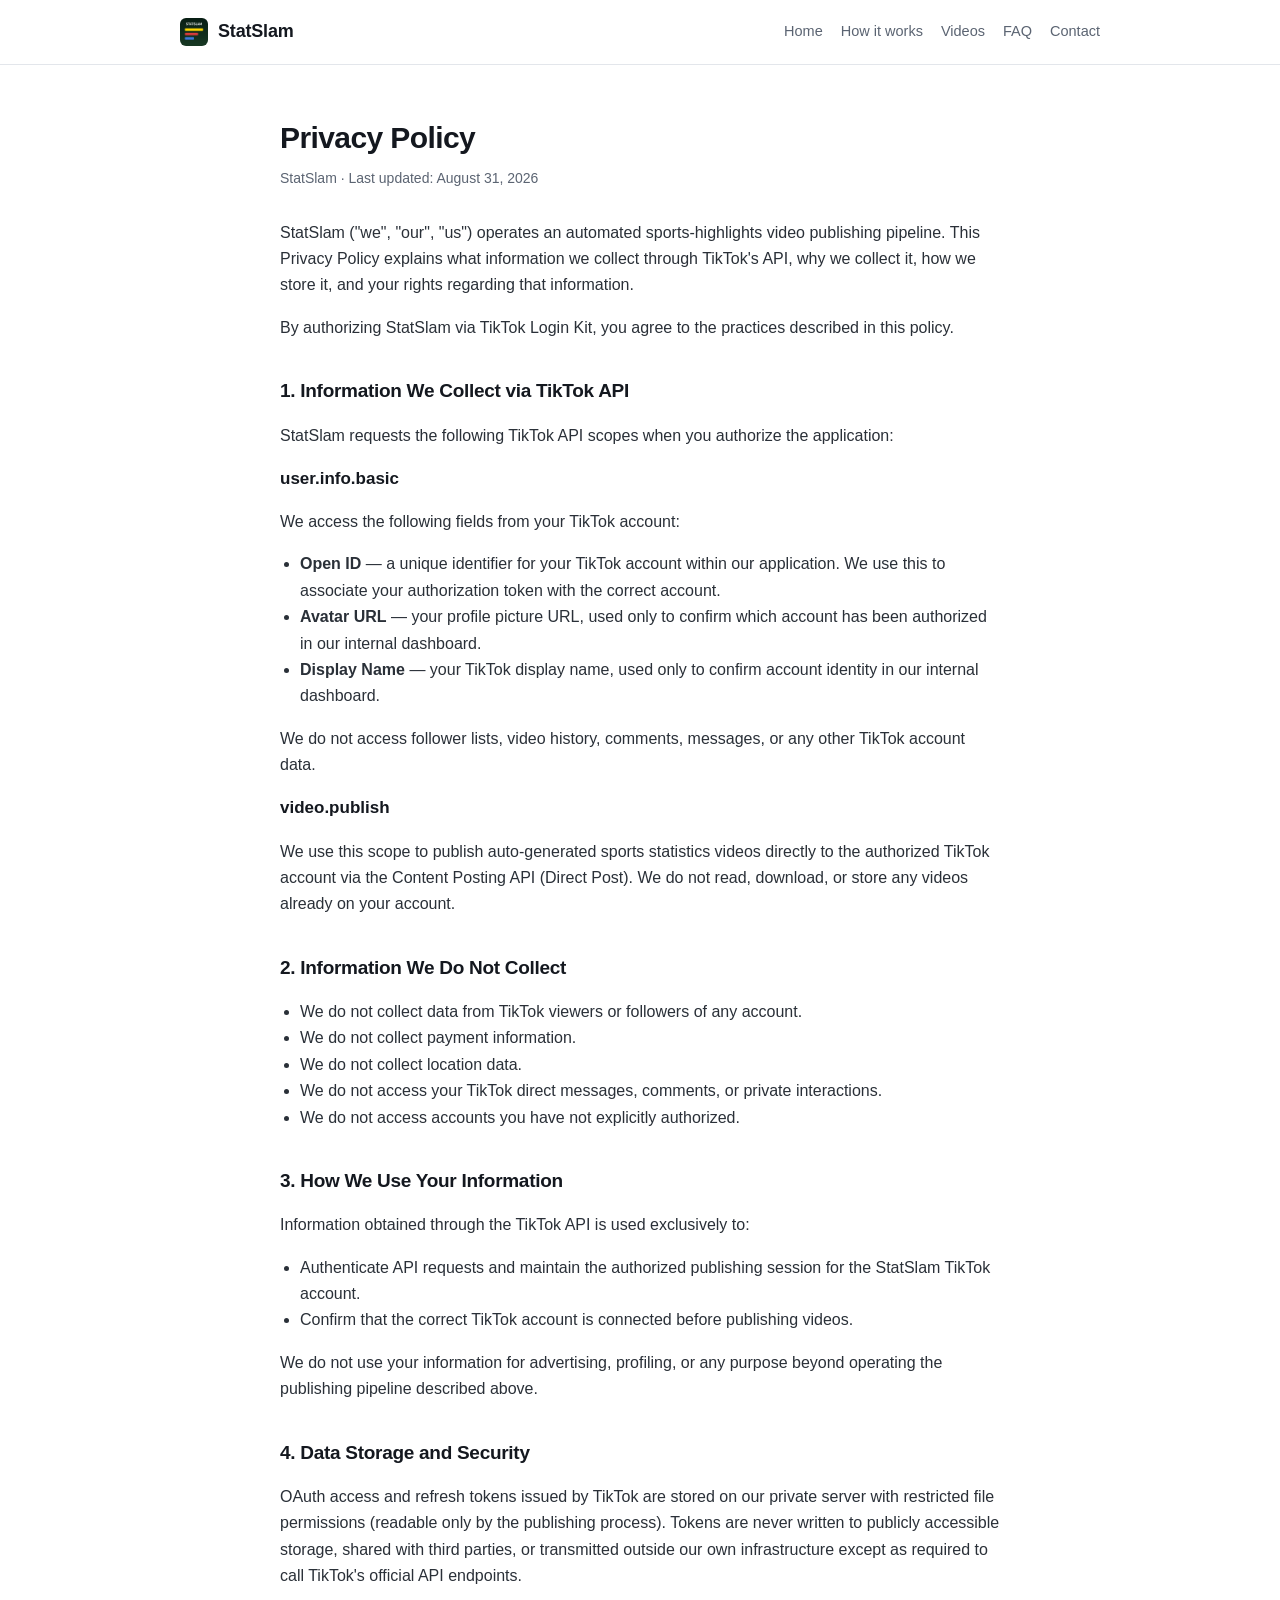
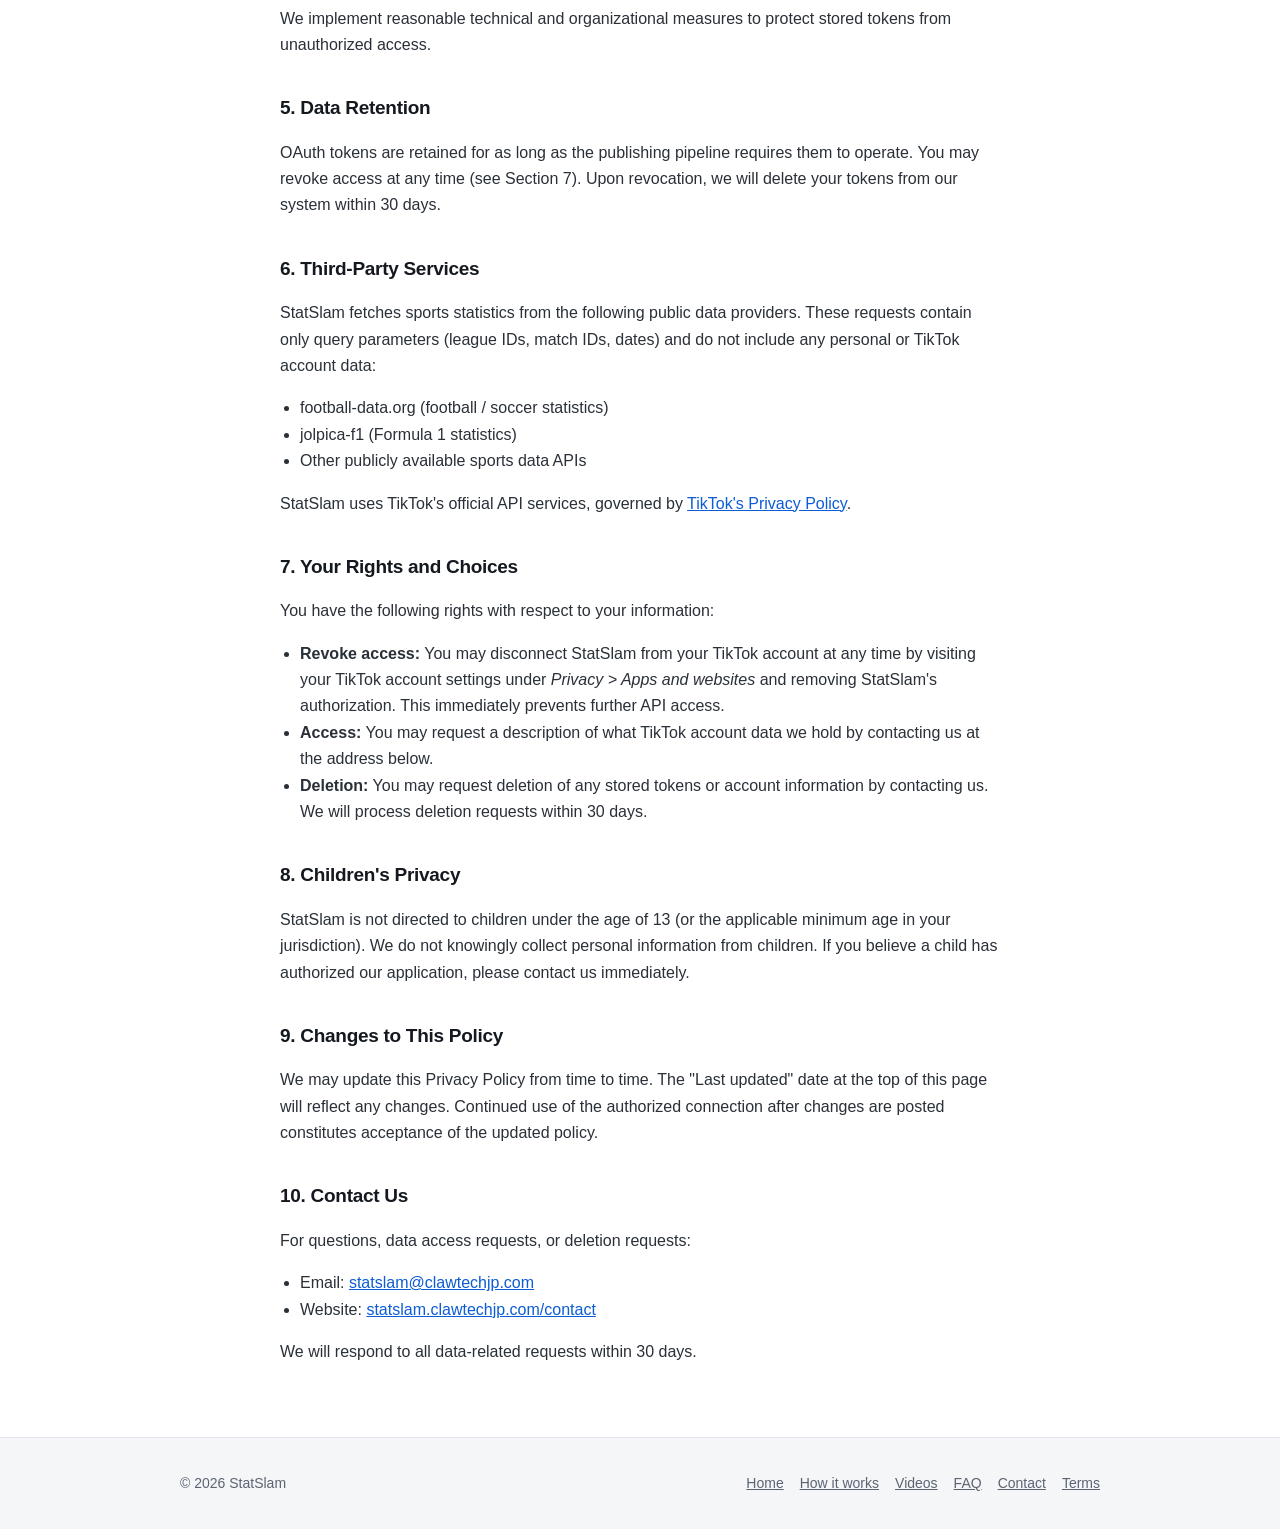
<file: privacy-policy/index.html>
<!DOCTYPE html>
<html lang="en">
<head>
<meta charset="UTF-8">
<meta name="viewport" content="width=device-width, initial-scale=1.0">
<meta name="description" content="Privacy Policy for StatSlam: what data the publishing pipeline accesses via TikTok API, how it is stored, and your rights.">
<meta name="tiktok-developers-site-verification" content="0xNhZa3fdwRmAAUnEQ9QhZmIM7te4TeD" />
<link rel="canonical" href="https://statslam.clawtechjp.com/privacy-policy/">
<title>StatSlam — Privacy Policy</title>
<link rel="icon" href="../icon_1024.png">
<link rel="stylesheet" href="../assets/style.css">
</head>
<body>

<header class="site-header">
  <div class="wrap">
    <a class="brand" href="../"><img src="../icon_1024.png" alt="">StatSlam</a>
    <nav class="nav">
      <a href="../">Home</a>
      <a href="../how-it-works.html">How it works</a>
      <a href="../videos.html">Videos</a>
      <a href="../faq.html">FAQ</a>
      <a href="../contact.html">Contact</a>
    </nav>
  </div>
</header>

<main class="wrap prose">
<h1>Privacy Policy</h1>
<p class="updated">StatSlam · Last updated: August 31, 2026</p>

<p>StatSlam ("we", "our", "us") operates an automated sports-highlights video publishing pipeline. This Privacy Policy explains what information we collect through TikTok's API, why we collect it, how we store it, and your rights regarding that information.</p>

<p>By authorizing StatSlam via TikTok Login Kit, you agree to the practices described in this policy.</p>

<h2>1. Information We Collect via TikTok API</h2>

<p>StatSlam requests the following TikTok API scopes when you authorize the application:</p>

<h3>user.info.basic</h3>
<p>We access the following fields from your TikTok account:</p>
<ul>
  <li><strong>Open ID</strong> — a unique identifier for your TikTok account within our application. We use this to associate your authorization token with the correct account.</li>
  <li><strong>Avatar URL</strong> — your profile picture URL, used only to confirm which account has been authorized in our internal dashboard.</li>
  <li><strong>Display Name</strong> — your TikTok display name, used only to confirm account identity in our internal dashboard.</li>
</ul>
<p>We do not access follower lists, video history, comments, messages, or any other TikTok account data.</p>

<h3>video.publish</h3>
<p>We use this scope to publish auto-generated sports statistics videos directly to the authorized TikTok account via the Content Posting API (Direct Post). We do not read, download, or store any videos already on your account.</p>

<h2>2. Information We Do Not Collect</h2>
<ul>
  <li>We do not collect data from TikTok viewers or followers of any account.</li>
  <li>We do not collect payment information.</li>
  <li>We do not collect location data.</li>
  <li>We do not access your TikTok direct messages, comments, or private interactions.</li>
  <li>We do not access accounts you have not explicitly authorized.</li>
</ul>

<h2>3. How We Use Your Information</h2>
<p>Information obtained through the TikTok API is used exclusively to:</p>
<ul>
  <li>Authenticate API requests and maintain the authorized publishing session for the StatSlam TikTok account.</li>
  <li>Confirm that the correct TikTok account is connected before publishing videos.</li>
</ul>
<p>We do not use your information for advertising, profiling, or any purpose beyond operating the publishing pipeline described above.</p>

<h2>4. Data Storage and Security</h2>
<p>OAuth access and refresh tokens issued by TikTok are stored on our private server with restricted file permissions (readable only by the publishing process). Tokens are never written to publicly accessible storage, shared with third parties, or transmitted outside our own infrastructure except as required to call TikTok's official API endpoints.</p>
<p>We implement reasonable technical and organizational measures to protect stored tokens from unauthorized access.</p>

<h2>5. Data Retention</h2>
<p>OAuth tokens are retained for as long as the publishing pipeline requires them to operate. You may revoke access at any time (see Section 7). Upon revocation, we will delete your tokens from our system within 30 days.</p>

<h2>6. Third-Party Services</h2>
<p>StatSlam fetches sports statistics from the following public data providers. These requests contain only query parameters (league IDs, match IDs, dates) and do not include any personal or TikTok account data:</p>
<ul>
  <li>football-data.org (football / soccer statistics)</li>
  <li>jolpica-f1 (Formula 1 statistics)</li>
  <li>Other publicly available sports data APIs</li>
</ul>
<p>StatSlam uses TikTok's official API services, governed by <a href="https://www.tiktok.com/legal/page/global/privacy-policy/en" target="_blank" rel="noopener">TikTok's Privacy Policy</a>.</p>

<h2>7. Your Rights and Choices</h2>
<p>You have the following rights with respect to your information:</p>
<ul>
  <li><strong>Revoke access:</strong> You may disconnect StatSlam from your TikTok account at any time by visiting your TikTok account settings under <em>Privacy &gt; Apps and websites</em> and removing StatSlam's authorization. This immediately prevents further API access.</li>
  <li><strong>Access:</strong> You may request a description of what TikTok account data we hold by contacting us at the address below.</li>
  <li><strong>Deletion:</strong> You may request deletion of any stored tokens or account information by contacting us. We will process deletion requests within 30 days.</li>
</ul>

<h2>8. Children's Privacy</h2>
<p>StatSlam is not directed to children under the age of 13 (or the applicable minimum age in your jurisdiction). We do not knowingly collect personal information from children. If you believe a child has authorized our application, please contact us immediately.</p>

<h2>9. Changes to This Policy</h2>
<p>We may update this Privacy Policy from time to time. The "Last updated" date at the top of this page will reflect any changes. Continued use of the authorized connection after changes are posted constitutes acceptance of the updated policy.</p>

<h2>10. Contact Us</h2>
<p>For questions, data access requests, or deletion requests:</p>
<ul>
  <li>Email: <a href="mailto:statslam@clawtechjp.com">statslam@clawtechjp.com</a></li>
  <li>Website: <a href="https://statslam.clawtechjp.com/contact.html">statslam.clawtechjp.com/contact</a></li>
</ul>
<p>We will respond to all data-related requests within 30 days.</p>
</main>

<footer class="site-footer">
  <div class="wrap">
    <p>© 2026 StatSlam</p>
    <div class="links">
      <a href="../">Home</a>
      <a href="../how-it-works.html">How it works</a>
      <a href="../videos.html">Videos</a>
      <a href="../faq.html">FAQ</a>
      <a href="../contact.html">Contact</a>
      <a href="../terms-of-service/">Terms</a>
    </div>
  </div>
</footer>

</body>
</html>
</file>
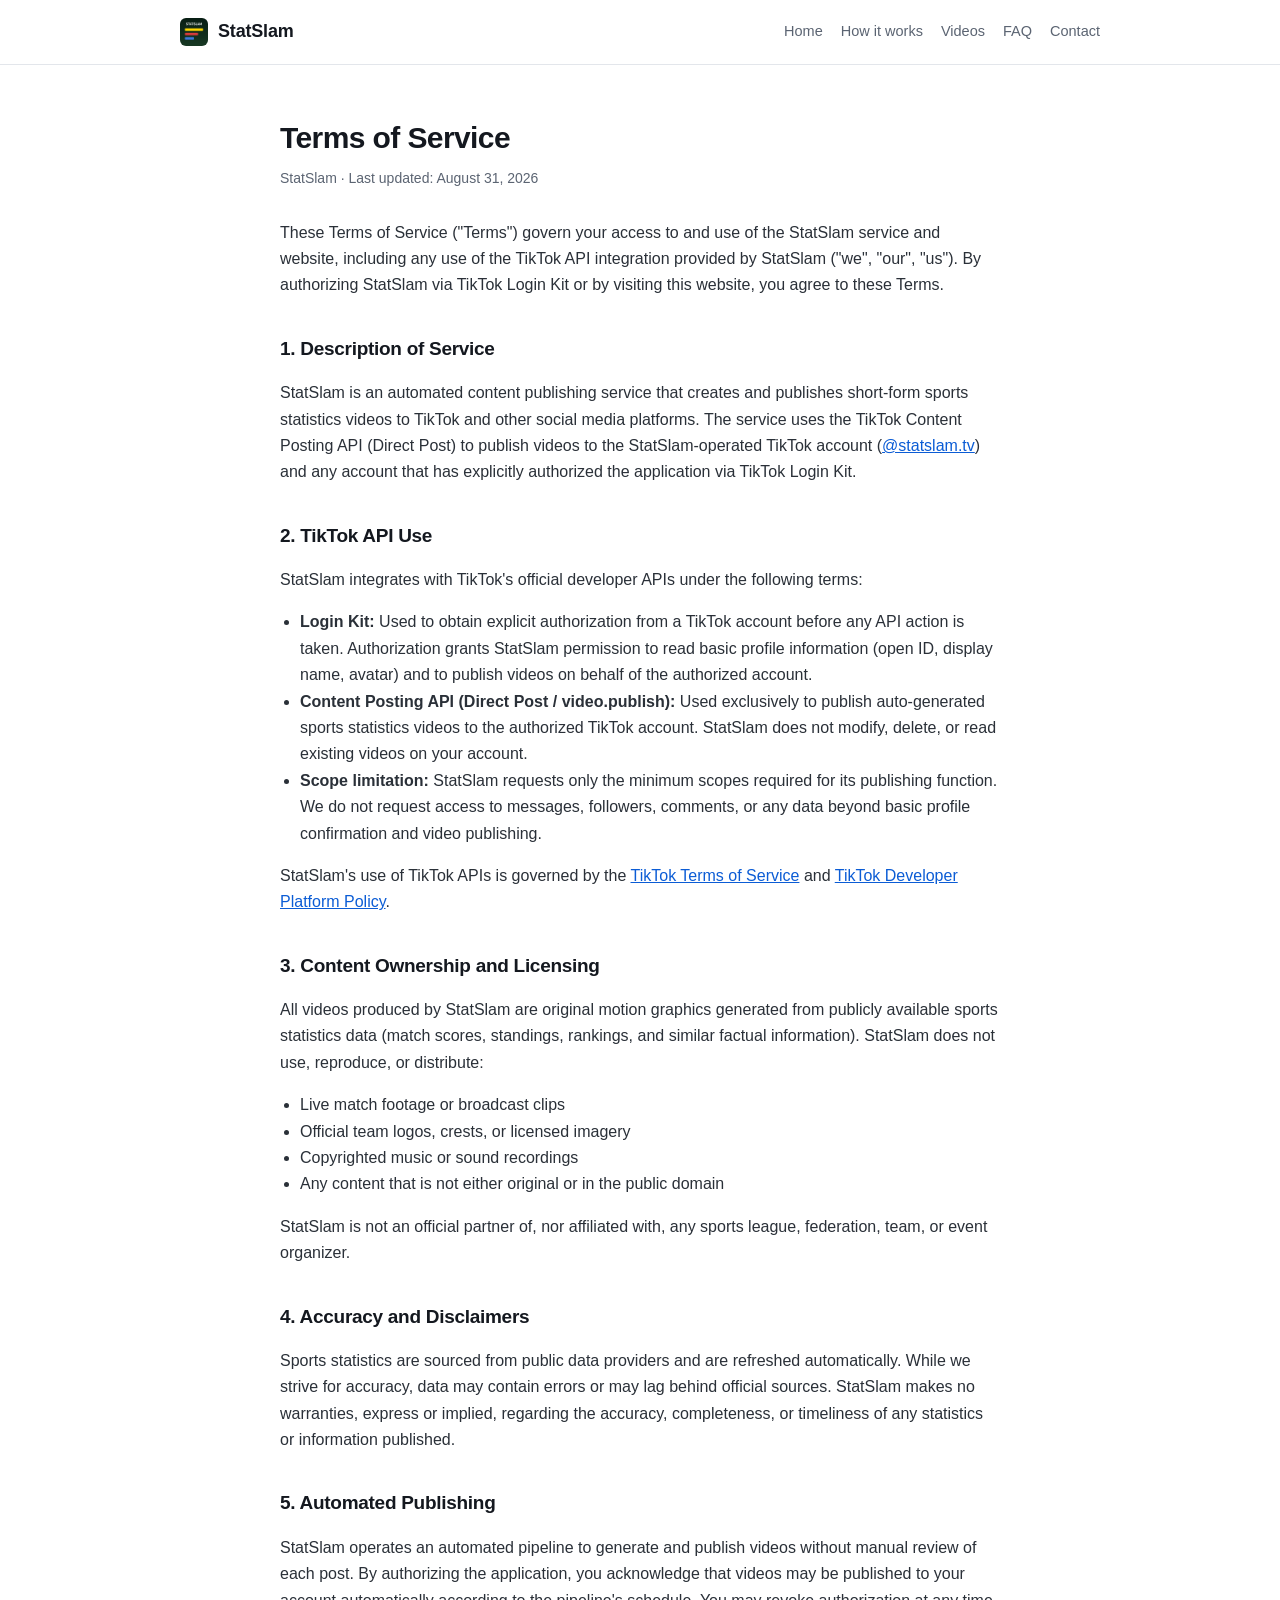
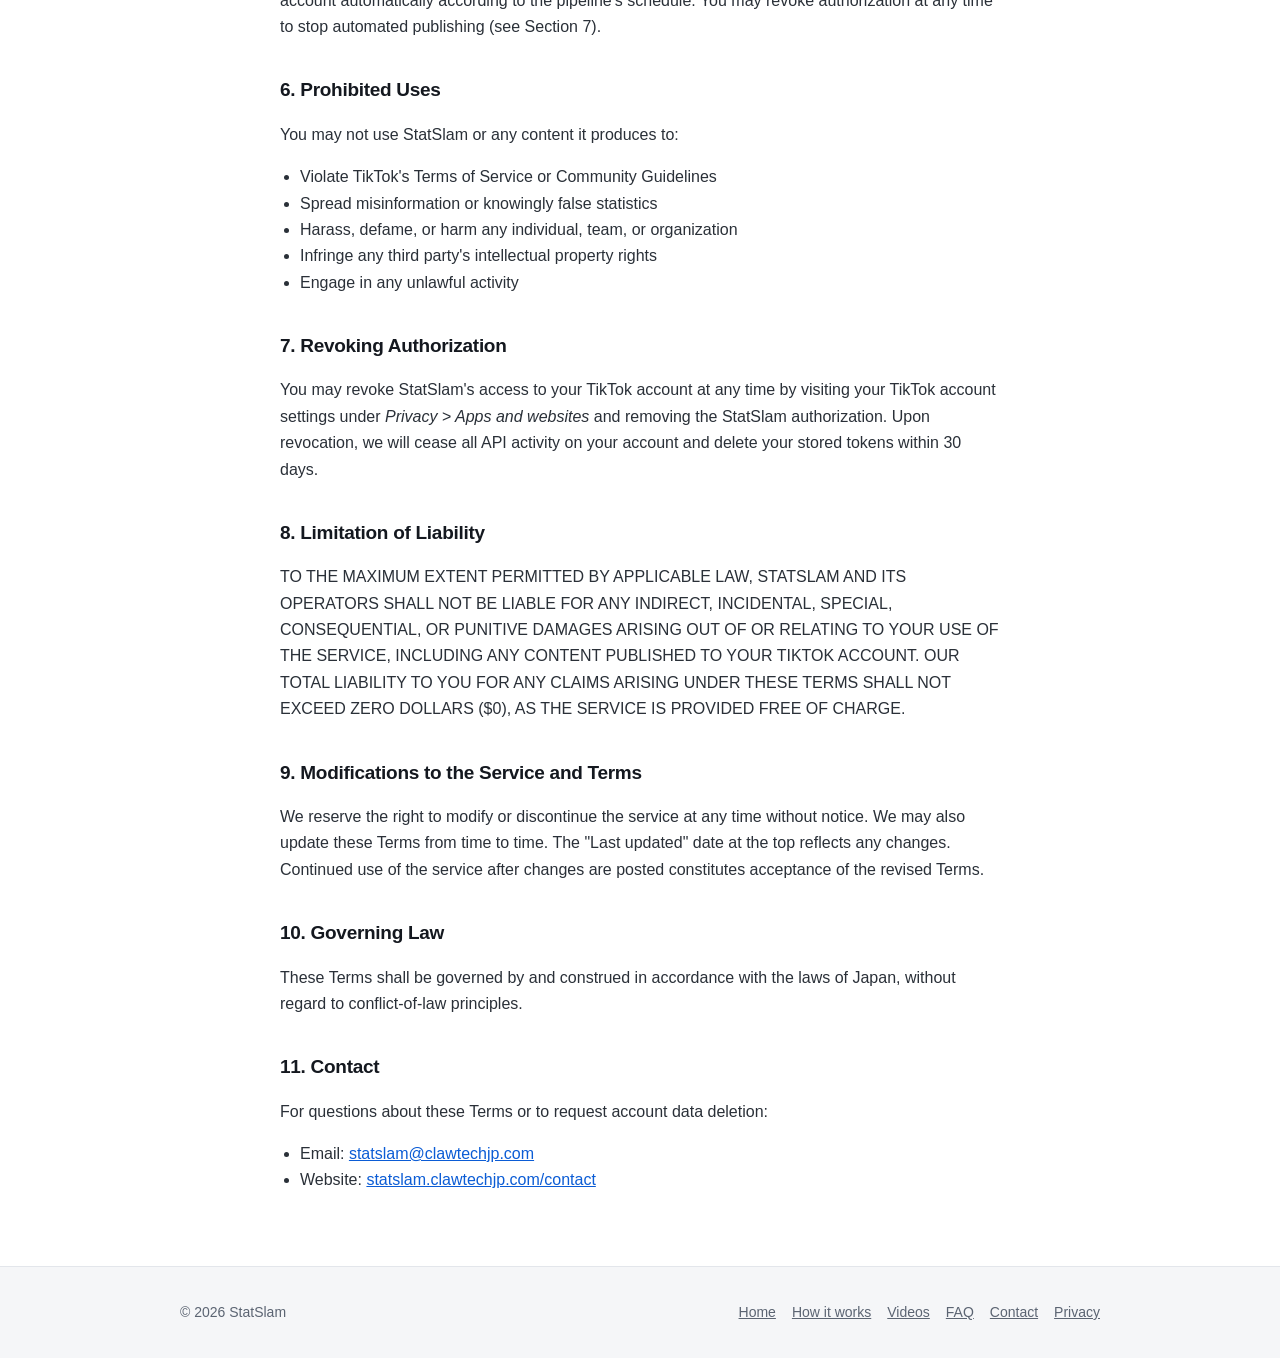
<file: terms-of-service/index.html>
<!DOCTYPE html>
<html lang="en">
<head>
<meta charset="UTF-8">
<meta name="viewport" content="width=device-width, initial-scale=1.0">
<meta name="description" content="Terms of Service for StatSlam, an automated publisher of short-form sports statistics videos to TikTok and other platforms.">
<meta name="tiktok-developers-site-verification" content="0xNhZa3fdwRmAAUnEQ9QhZmIM7te4TeD" />
<link rel="canonical" href="https://statslam.clawtechjp.com/terms-of-service/">
<title>StatSlam — Terms of Service</title>
<link rel="icon" href="../icon_1024.png">
<link rel="stylesheet" href="../assets/style.css">
</head>
<body>

<header class="site-header">
  <div class="wrap">
    <a class="brand" href="../"><img src="../icon_1024.png" alt="">StatSlam</a>
    <nav class="nav">
      <a href="../">Home</a>
      <a href="../how-it-works.html">How it works</a>
      <a href="../videos.html">Videos</a>
      <a href="../faq.html">FAQ</a>
      <a href="../contact.html">Contact</a>
    </nav>
  </div>
</header>

<main class="wrap prose">
<h1>Terms of Service</h1>
<p class="updated">StatSlam · Last updated: August 31, 2026</p>

<p>These Terms of Service ("Terms") govern your access to and use of the StatSlam service and website, including any use of the TikTok API integration provided by StatSlam ("we", "our", "us"). By authorizing StatSlam via TikTok Login Kit or by visiting this website, you agree to these Terms.</p>

<h2>1. Description of Service</h2>
<p>StatSlam is an automated content publishing service that creates and publishes short-form sports statistics videos to TikTok and other social media platforms. The service uses the TikTok Content Posting API (Direct Post) to publish videos to the StatSlam-operated TikTok account (<a href="https://www.tiktok.com/@statslam.tv" target="_blank" rel="noopener">@statslam.tv</a>) and any account that has explicitly authorized the application via TikTok Login Kit.</p>

<h2>2. TikTok API Use</h2>
<p>StatSlam integrates with TikTok's official developer APIs under the following terms:</p>
<ul>
  <li><strong>Login Kit:</strong> Used to obtain explicit authorization from a TikTok account before any API action is taken. Authorization grants StatSlam permission to read basic profile information (open ID, display name, avatar) and to publish videos on behalf of the authorized account.</li>
  <li><strong>Content Posting API (Direct Post / video.publish):</strong> Used exclusively to publish auto-generated sports statistics videos to the authorized TikTok account. StatSlam does not modify, delete, or read existing videos on your account.</li>
  <li><strong>Scope limitation:</strong> StatSlam requests only the minimum scopes required for its publishing function. We do not request access to messages, followers, comments, or any data beyond basic profile confirmation and video publishing.</li>
</ul>
<p>StatSlam's use of TikTok APIs is governed by the <a href="https://www.tiktok.com/legal/page/global/terms-of-service/en" target="_blank" rel="noopener">TikTok Terms of Service</a> and <a href="https://developers.tiktok.com/doc/overview/platform-and-developer-policy" target="_blank" rel="noopener">TikTok Developer Platform Policy</a>.</p>

<h2>3. Content Ownership and Licensing</h2>
<p>All videos produced by StatSlam are original motion graphics generated from publicly available sports statistics data (match scores, standings, rankings, and similar factual information). StatSlam does not use, reproduce, or distribute:</p>
<ul>
  <li>Live match footage or broadcast clips</li>
  <li>Official team logos, crests, or licensed imagery</li>
  <li>Copyrighted music or sound recordings</li>
  <li>Any content that is not either original or in the public domain</li>
</ul>
<p>StatSlam is not an official partner of, nor affiliated with, any sports league, federation, team, or event organizer.</p>

<h2>4. Accuracy and Disclaimers</h2>
<p>Sports statistics are sourced from public data providers and are refreshed automatically. While we strive for accuracy, data may contain errors or may lag behind official sources. StatSlam makes no warranties, express or implied, regarding the accuracy, completeness, or timeliness of any statistics or information published.</p>

<h2>5. Automated Publishing</h2>
<p>StatSlam operates an automated pipeline to generate and publish videos without manual review of each post. By authorizing the application, you acknowledge that videos may be published to your account automatically according to the pipeline's schedule. You may revoke authorization at any time to stop automated publishing (see Section 7).</p>

<h2>6. Prohibited Uses</h2>
<p>You may not use StatSlam or any content it produces to:</p>
<ul>
  <li>Violate TikTok's Terms of Service or Community Guidelines</li>
  <li>Spread misinformation or knowingly false statistics</li>
  <li>Harass, defame, or harm any individual, team, or organization</li>
  <li>Infringe any third party's intellectual property rights</li>
  <li>Engage in any unlawful activity</li>
</ul>

<h2>7. Revoking Authorization</h2>
<p>You may revoke StatSlam's access to your TikTok account at any time by visiting your TikTok account settings under <em>Privacy &gt; Apps and websites</em> and removing the StatSlam authorization. Upon revocation, we will cease all API activity on your account and delete your stored tokens within 30 days.</p>

<h2>8. Limitation of Liability</h2>
<p>TO THE MAXIMUM EXTENT PERMITTED BY APPLICABLE LAW, STATSLAM AND ITS OPERATORS SHALL NOT BE LIABLE FOR ANY INDIRECT, INCIDENTAL, SPECIAL, CONSEQUENTIAL, OR PUNITIVE DAMAGES ARISING OUT OF OR RELATING TO YOUR USE OF THE SERVICE, INCLUDING ANY CONTENT PUBLISHED TO YOUR TIKTOK ACCOUNT. OUR TOTAL LIABILITY TO YOU FOR ANY CLAIMS ARISING UNDER THESE TERMS SHALL NOT EXCEED ZERO DOLLARS ($0), AS THE SERVICE IS PROVIDED FREE OF CHARGE.</p>

<h2>9. Modifications to the Service and Terms</h2>
<p>We reserve the right to modify or discontinue the service at any time without notice. We may also update these Terms from time to time. The "Last updated" date at the top reflects any changes. Continued use of the service after changes are posted constitutes acceptance of the revised Terms.</p>

<h2>10. Governing Law</h2>
<p>These Terms shall be governed by and construed in accordance with the laws of Japan, without regard to conflict-of-law principles.</p>

<h2>11. Contact</h2>
<p>For questions about these Terms or to request account data deletion:</p>
<ul>
  <li>Email: <a href="mailto:statslam@clawtechjp.com">statslam@clawtechjp.com</a></li>
  <li>Website: <a href="https://statslam.clawtechjp.com/contact.html">statslam.clawtechjp.com/contact</a></li>
</ul>
</main>

<footer class="site-footer">
  <div class="wrap">
    <p>© 2026 StatSlam</p>
    <div class="links">
      <a href="../">Home</a>
      <a href="../how-it-works.html">How it works</a>
      <a href="../videos.html">Videos</a>
      <a href="../faq.html">FAQ</a>
      <a href="../contact.html">Contact</a>
      <a href="../privacy-policy/">Privacy</a>
    </div>
  </div>
</footer>

</body>
</html>
</file>
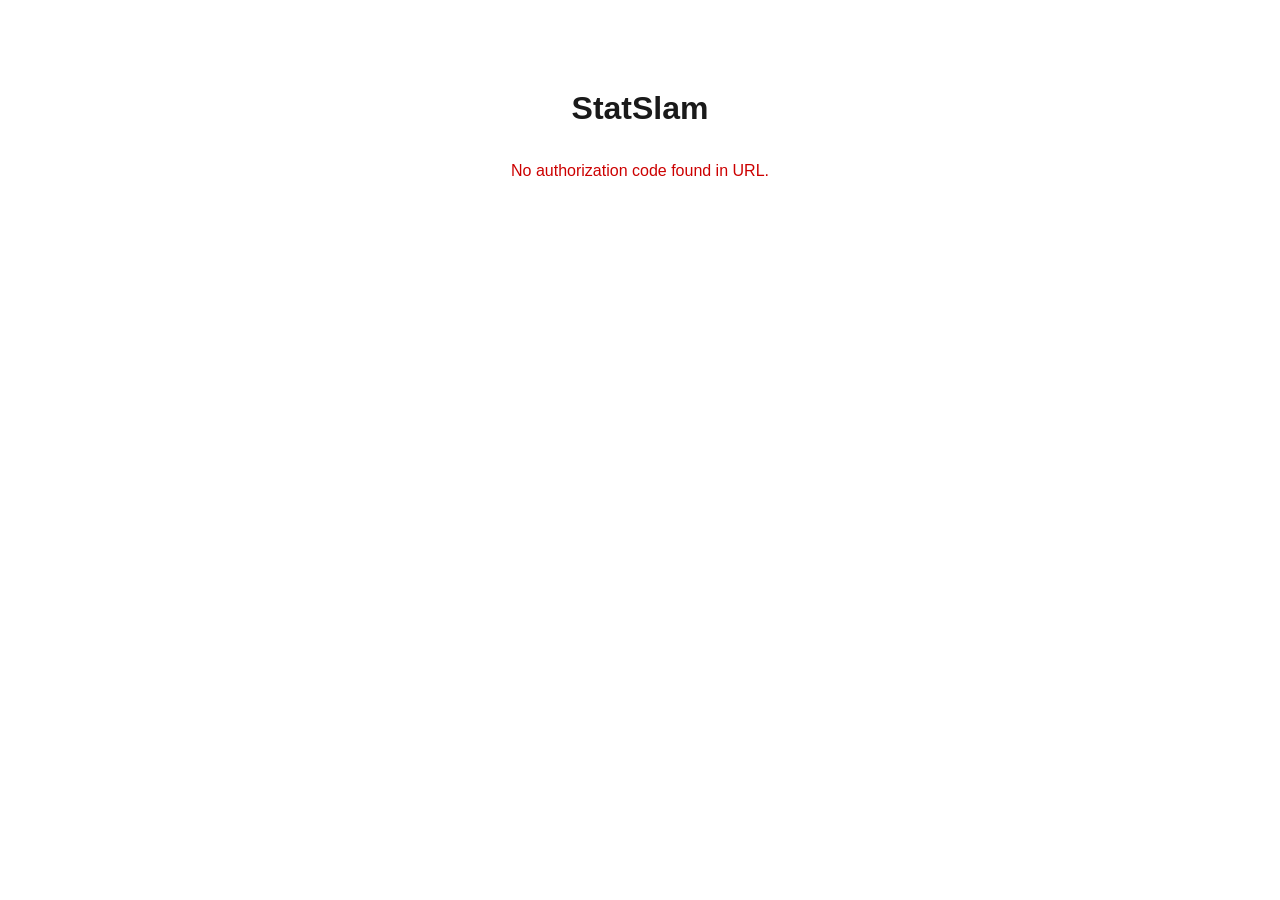
<file: callback.html>
<!DOCTYPE html>
<html lang="en">
<head>
<meta charset="UTF-8">
<meta name="viewport" content="width=device-width, initial-scale=1.0">
<meta name="robots" content="noindex">
<title>StatSlam — OAuth Callback</title>
<style>
  body{font-family:-apple-system,BlinkMacSystemFont,"Segoe UI",Roboto,sans-serif;max-width:640px;margin:0 auto;padding:60px 20px;line-height:1.7;color:#1a1a1a;background:#fff;text-align:center}
  code{display:block;word-break:break-all;background:#f3f3f3;padding:16px;border-radius:8px;margin:16px 0;font-size:15px;user-select:all}
  .err{color:#c00}
</style>
</head>
<body>
<h1>StatSlam</h1>
<div id="out">Reading authorization result...</div>
<script>
  var params = new URLSearchParams(window.location.search);
  var code = params.get('code');
  var state = params.get('state');
  var error = params.get('error');
  var out = document.getElementById('out');
  if (error) {
    out.innerHTML = '<p class="err">Authorization failed: ' + error + '</p><p>' + (params.get('error_description') || '') + '</p>';
  } else if (code) {
    out.innerHTML = '<p>Authorization complete. Copy this code and paste it back into the terminal:</p>'
      + '<code>' + code + '</code>'
      + '<p style="color:#666;font-size:13px">state: ' + state + '</p>'
      + '<p>This tab can be closed after copying.</p>';
  } else {
    out.innerHTML = '<p class="err">No authorization code found in URL.</p>';
  }
</script>
</body>
</html>
</file>
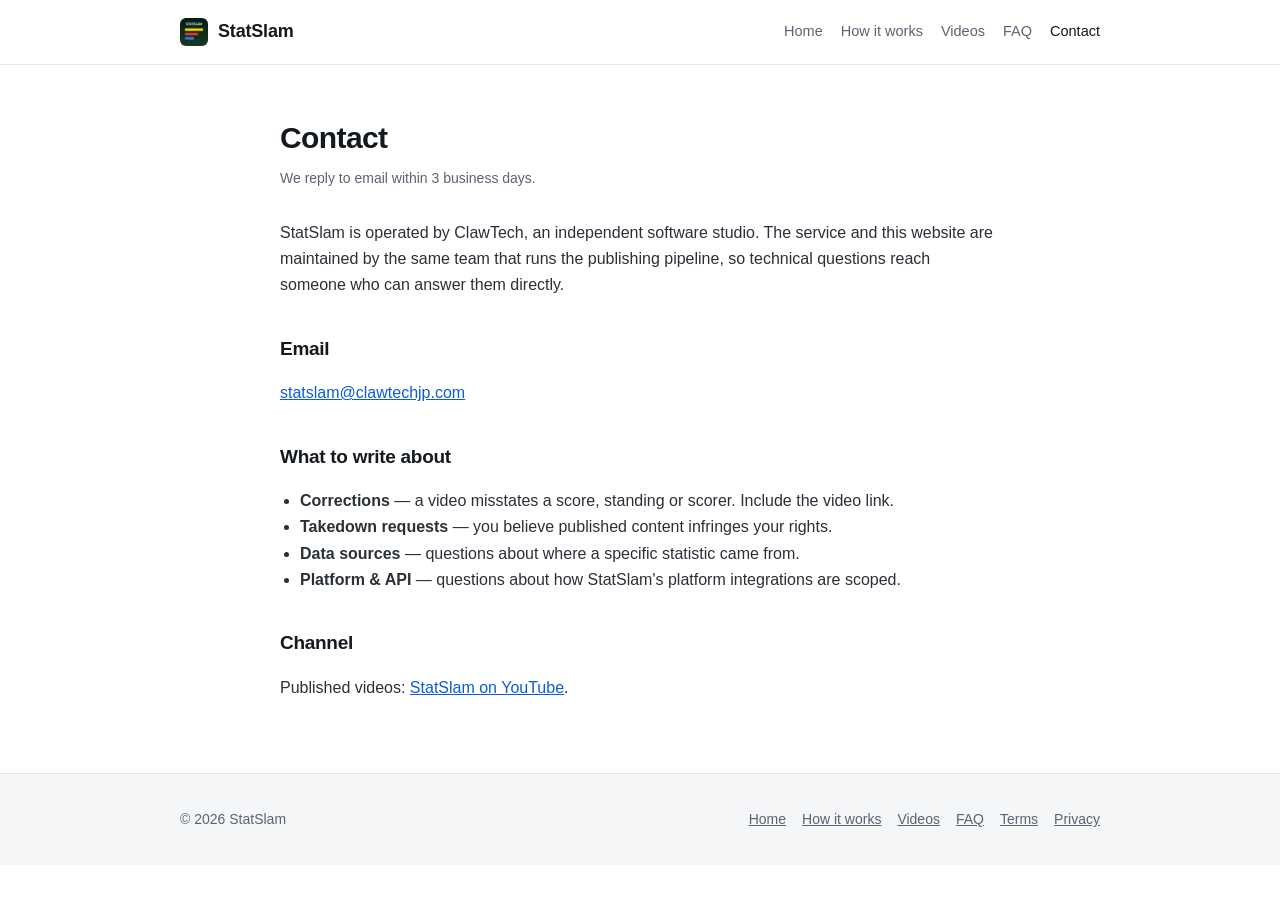
<file: contact.html>
<!DOCTYPE html>
<html lang="en">
<head>
<meta charset="UTF-8">
<meta name="viewport" content="width=device-width, initial-scale=1.0">
<meta name="description" content="Contact StatSlam about the service, its data sources, corrections, or platform integrations.">
<meta name="tiktok-developers-site-verification" content="0xNhZa3fdwRmAAUnEQ9QhZmIM7te4TeD" />
<link rel="canonical" href="https://statslam.clawtechjp.com/contact.html">
<title>StatSlam — Contact</title>
<link rel="icon" href="./icon_1024.png">
<link rel="stylesheet" href="./assets/style.css">
</head>
<body>

<header class="site-header">
  <div class="wrap">
    <a class="brand" href="./"><img src="./icon_1024.png" alt="">StatSlam</a>
    <nav class="nav">
      <a href="./">Home</a>
      <a href="./how-it-works.html">How it works</a>
      <a href="./videos.html">Videos</a>
      <a href="./faq.html">FAQ</a>
      <a href="./contact.html" aria-current="page">Contact</a>
    </nav>
  </div>
</header>

<main class="wrap prose">

<h1>Contact</h1>
<p class="updated">We reply to email within 3 business days.</p>

<p>
  StatSlam is operated by ClawTech, an independent software studio. The service and this website
  are maintained by the same team that runs the publishing pipeline, so technical questions reach
  someone who can answer them directly.
</p>

<h2>Email</h2>
<p>
  <a href="mailto:statslam@clawtechjp.com">statslam@clawtechjp.com</a>
</p>

<h2>What to write about</h2>
<ul>
  <li><strong>Corrections</strong> — a video misstates a score, standing or scorer. Include the video link.</li>
  <li><strong>Takedown requests</strong> — you believe published content infringes your rights.</li>
  <li><strong>Data sources</strong> — questions about where a specific statistic came from.</li>
  <li><strong>Platform &amp; API</strong> — questions about how StatSlam's platform integrations are scoped.</li>
</ul>

<h2>Channel</h2>
<p>
  Published videos:
  <a href="https://www.youtube.com/channel/UCykGZb7YAiOY0vbCv45OD5A" target="_blank" rel="noopener">
    StatSlam on YouTube</a>.
</p>

</main>

<footer class="site-footer">
  <div class="wrap">
    <p>© 2026 StatSlam</p>
    <div class="links">
      <a href="./">Home</a>
      <a href="./how-it-works.html">How it works</a>
      <a href="./videos.html">Videos</a>
      <a href="./faq.html">FAQ</a>
      <a href="./terms-of-service/">Terms</a>
      <a href="./privacy-policy/">Privacy</a>
    </div>
  </div>
</footer>

</body>
</html>
</file>
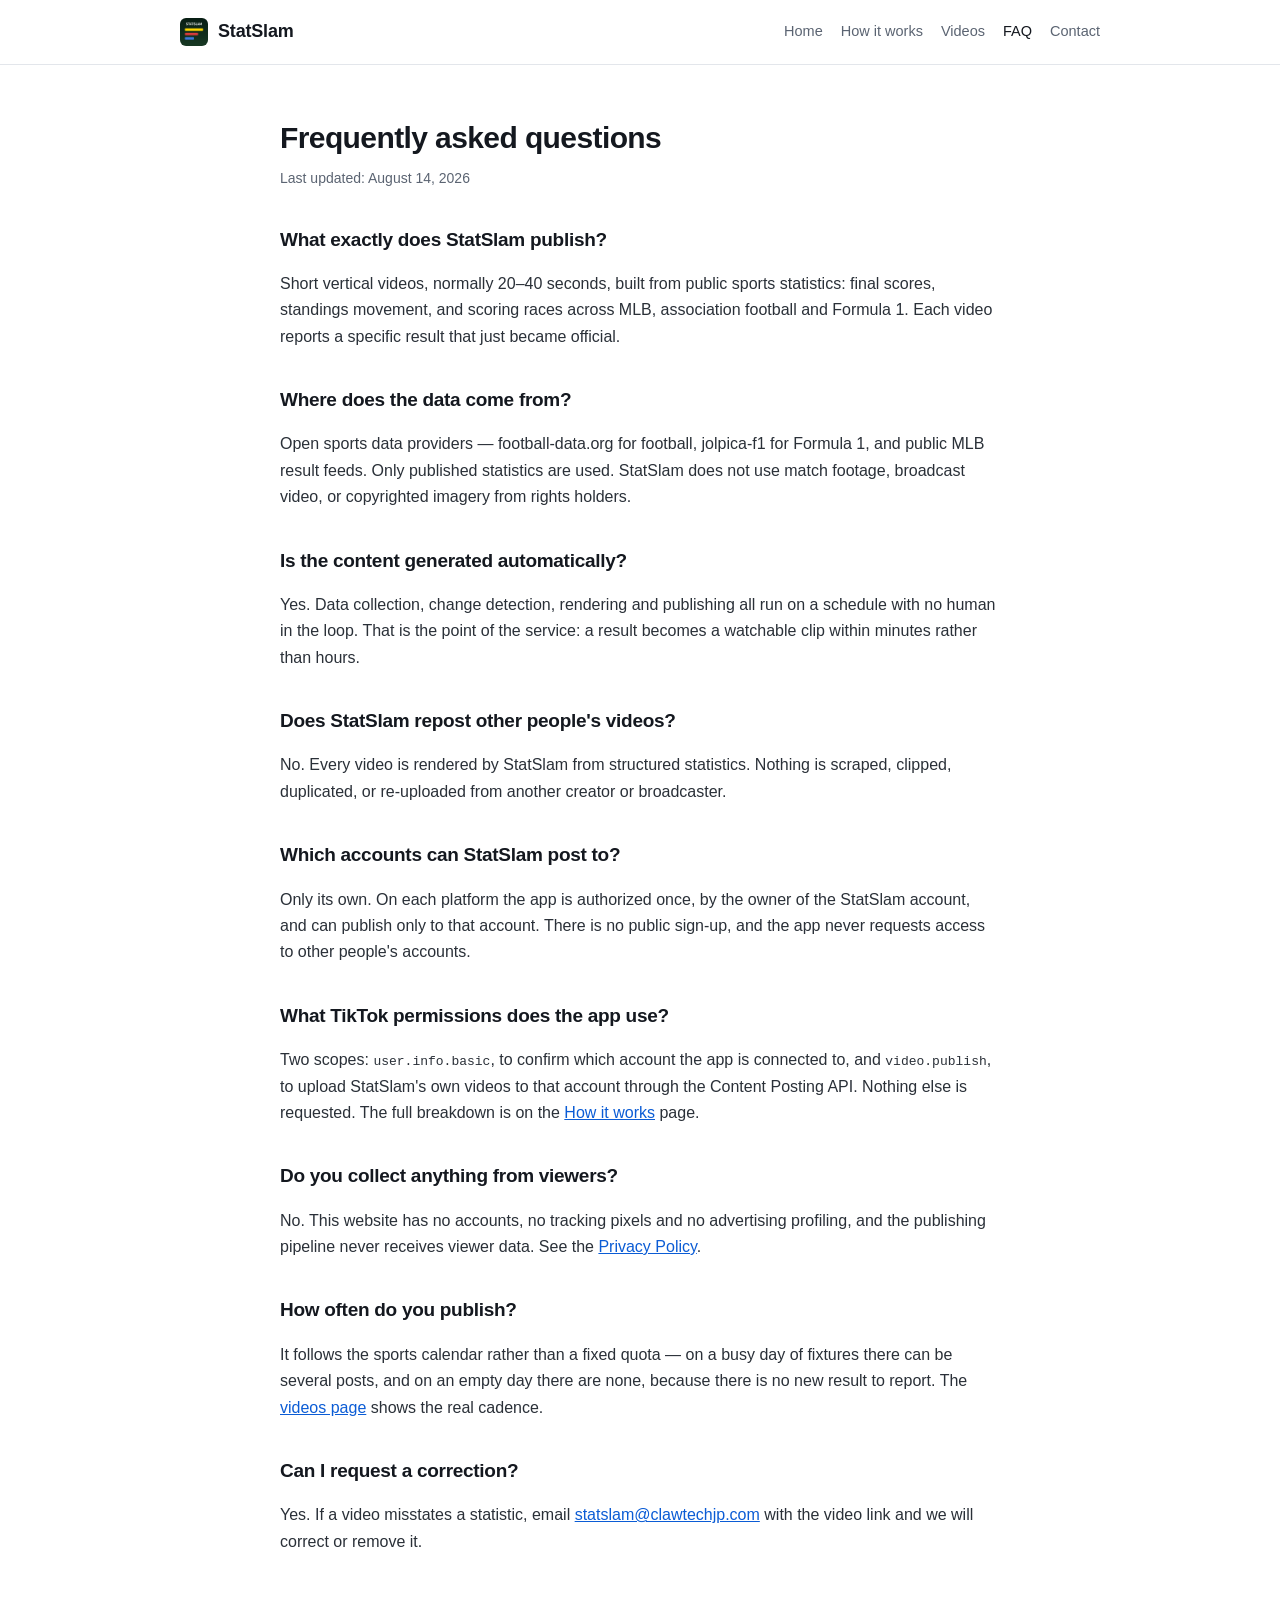
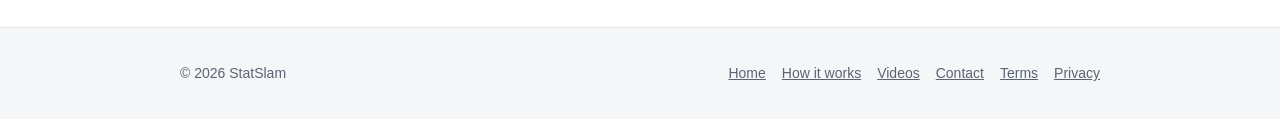
<file: faq.html>
<!DOCTYPE html>
<html lang="en">
<head>
<meta charset="UTF-8">
<meta name="viewport" content="width=device-width, initial-scale=1.0">
<meta name="description" content="Frequently asked questions about StatSlam: what it publishes, where its data comes from, how automation works, and how its platform integrations are scoped.">
<meta name="tiktok-developers-site-verification" content="0xNhZa3fdwRmAAUnEQ9QhZmIM7te4TeD" />
<link rel="canonical" href="https://statslam.clawtechjp.com/faq.html">
<title>StatSlam — FAQ</title>
<link rel="icon" href="./icon_1024.png">
<link rel="stylesheet" href="./assets/style.css">
</head>
<body>

<header class="site-header">
  <div class="wrap">
    <a class="brand" href="./"><img src="./icon_1024.png" alt="">StatSlam</a>
    <nav class="nav">
      <a href="./">Home</a>
      <a href="./how-it-works.html">How it works</a>
      <a href="./videos.html">Videos</a>
      <a href="./faq.html" aria-current="page">FAQ</a>
      <a href="./contact.html">Contact</a>
    </nav>
  </div>
</header>

<main class="wrap prose">

<h1>Frequently asked questions</h1>
<p class="updated">Last updated: August 14, 2026</p>

<h2>What exactly does StatSlam publish?</h2>
<p>
  Short vertical videos, normally 20–40 seconds, built from public sports statistics: final
  scores, standings movement, and scoring races across MLB, association football and Formula 1.
  Each video reports a specific result that just became official.
</p>

<h2>Where does the data come from?</h2>
<p>
  Open sports data providers — football-data.org for football, jolpica-f1 for Formula 1, and
  public MLB result feeds. Only published statistics are used. StatSlam does not use match
  footage, broadcast video, or copyrighted imagery from rights holders.
</p>

<h2>Is the content generated automatically?</h2>
<p>
  Yes. Data collection, change detection, rendering and publishing all run on a schedule with no
  human in the loop. That is the point of the service: a result becomes a watchable clip within
  minutes rather than hours.
</p>

<h2>Does StatSlam repost other people's videos?</h2>
<p>
  No. Every video is rendered by StatSlam from structured statistics. Nothing is scraped,
  clipped, duplicated, or re-uploaded from another creator or broadcaster.
</p>

<h2>Which accounts can StatSlam post to?</h2>
<p>
  Only its own. On each platform the app is authorized once, by the owner of the StatSlam
  account, and can publish only to that account. There is no public sign-up, and the app never
  requests access to other people's accounts.
</p>

<h2>What TikTok permissions does the app use?</h2>
<p>
  Two scopes: <code>user.info.basic</code>, to confirm which account the app is connected to, and
  <code>video.publish</code>, to upload StatSlam's own videos to that account through the Content
  Posting API. Nothing else is requested. The full breakdown is on the
  <a href="./how-it-works.html#tiktok">How it works</a> page.
</p>

<h2>Do you collect anything from viewers?</h2>
<p>
  No. This website has no accounts, no tracking pixels and no advertising profiling, and the
  publishing pipeline never receives viewer data. See the
  <a href="./privacy-policy/">Privacy Policy</a>.
</p>

<h2>How often do you publish?</h2>
<p>
  It follows the sports calendar rather than a fixed quota — on a busy day of fixtures there can
  be several posts, and on an empty day there are none, because there is no new result to report.
  The <a href="./videos.html">videos page</a> shows the real cadence.
</p>

<h2>Can I request a correction?</h2>
<p>
  Yes. If a video misstates a statistic, email
  <a href="mailto:statslam@clawtechjp.com">statslam@clawtechjp.com</a> with the video link and we will
  correct or remove it.
</p>

</main>

<footer class="site-footer">
  <div class="wrap">
    <p>© 2026 StatSlam</p>
    <div class="links">
      <a href="./">Home</a>
      <a href="./how-it-works.html">How it works</a>
      <a href="./videos.html">Videos</a>
      <a href="./contact.html">Contact</a>
      <a href="./terms-of-service/">Terms</a>
      <a href="./privacy-policy/">Privacy</a>
    </div>
  </div>
</footer>

</body>
</html>
</file>
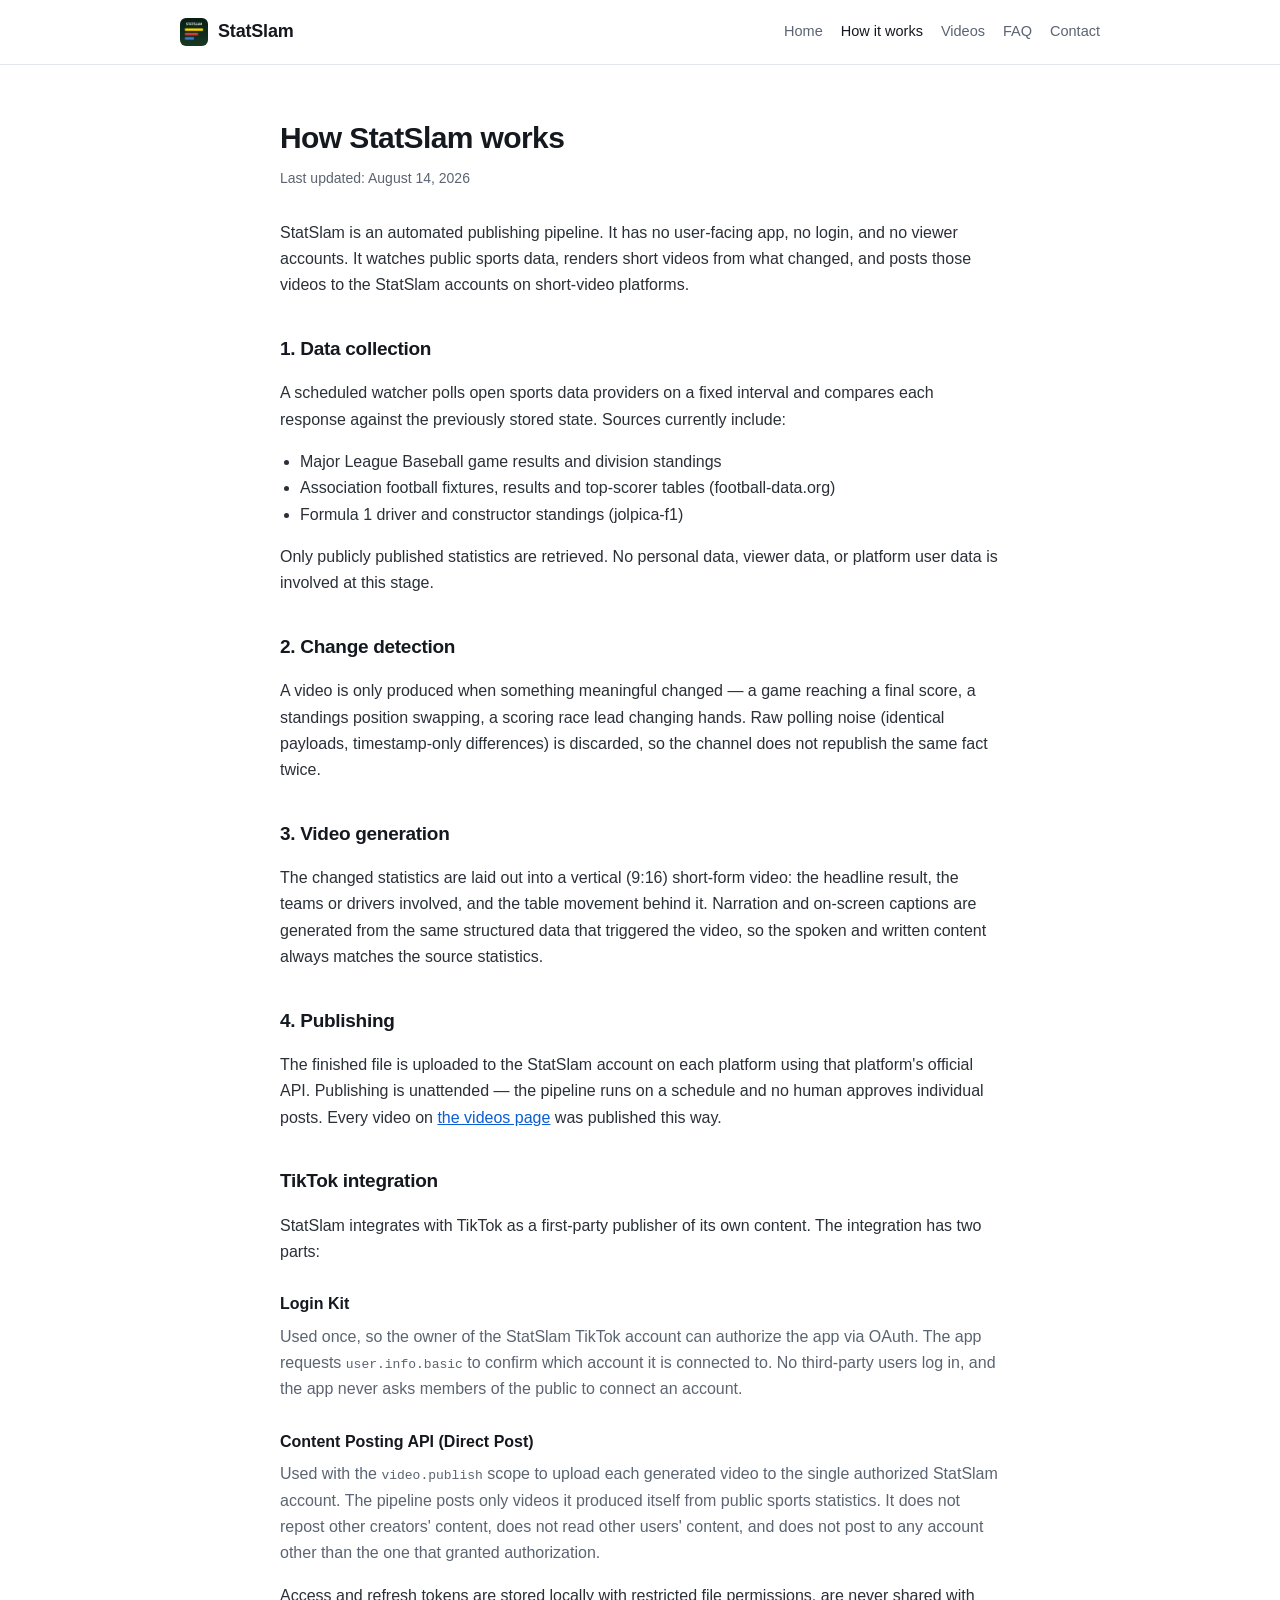
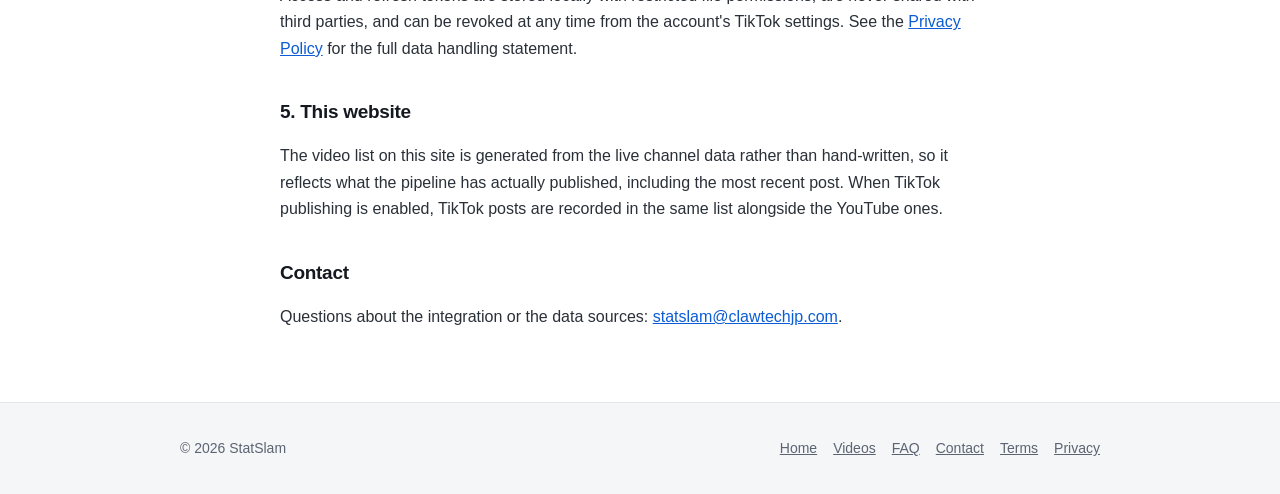
<file: how-it-works.html>
<!DOCTYPE html>
<html lang="en">
<head>
<meta charset="UTF-8">
<meta name="viewport" content="width=device-width, initial-scale=1.0">
<meta name="description" content="How StatSlam turns public sports statistics into short videos and publishes them through platform APIs, including its TikTok Login Kit and Content Posting API integration.">
<meta name="tiktok-developers-site-verification" content="0xNhZa3fdwRmAAUnEQ9QhZmIM7te4TeD" />
<link rel="canonical" href="https://statslam.clawtechjp.com/how-it-works.html">
<title>StatSlam — How it works</title>
<link rel="icon" href="./icon_1024.png">
<link rel="stylesheet" href="./assets/style.css">
</head>
<body>

<header class="site-header">
  <div class="wrap">
    <a class="brand" href="./"><img src="./icon_1024.png" alt="">StatSlam</a>
    <nav class="nav">
      <a href="./">Home</a>
      <a href="./how-it-works.html" aria-current="page">How it works</a>
      <a href="./videos.html">Videos</a>
      <a href="./faq.html">FAQ</a>
      <a href="./contact.html">Contact</a>
    </nav>
  </div>
</header>

<main class="wrap prose">

<h1>How StatSlam works</h1>
<p class="updated">Last updated: August 14, 2026</p>

<p>
  StatSlam is an automated publishing pipeline. It has no user-facing app, no login, and no
  viewer accounts. It watches public sports data, renders short videos from what changed, and
  posts those videos to the StatSlam accounts on short-video platforms.
</p>

<h2>1. Data collection</h2>
<p>
  A scheduled watcher polls open sports data providers on a fixed interval and compares each
  response against the previously stored state. Sources currently include:
</p>
<ul>
  <li>Major League Baseball game results and division standings</li>
  <li>Association football fixtures, results and top-scorer tables (football-data.org)</li>
  <li>Formula 1 driver and constructor standings (jolpica-f1)</li>
</ul>
<p>
  Only publicly published statistics are retrieved. No personal data, viewer data, or
  platform user data is involved at this stage.
</p>

<h2>2. Change detection</h2>
<p>
  A video is only produced when something meaningful changed — a game reaching a final score, a
  standings position swapping, a scoring race lead changing hands. Raw polling noise (identical
  payloads, timestamp-only differences) is discarded, so the channel does not republish the same
  fact twice.
</p>

<h2>3. Video generation</h2>
<p>
  The changed statistics are laid out into a vertical (9:16) short-form video: the headline
  result, the teams or drivers involved, and the table movement behind it. Narration and
  on-screen captions are generated from the same structured data that triggered the video, so
  the spoken and written content always matches the source statistics.
</p>

<h2>4. Publishing</h2>
<p>
  The finished file is uploaded to the StatSlam account on each platform using that platform's
  official API. Publishing is unattended — the pipeline runs on a schedule and no human approves
  individual posts. Every video on <a href="./videos.html">the videos page</a> was published this way.
</p>

<h2 id="tiktok">TikTok integration</h2>
<p>
  StatSlam integrates with TikTok as a first-party publisher of its own content. The integration
  has two parts:
</p>
<dl>
  <dt>Login Kit</dt>
  <dd>
    Used once, so the owner of the StatSlam TikTok account can authorize the app via OAuth. The
    app requests <code>user.info.basic</code> to confirm which account it is connected to. No
    third-party users log in, and the app never asks members of the public to connect an account.
  </dd>
  <dt>Content Posting API (Direct Post)</dt>
  <dd>
    Used with the <code>video.publish</code> scope to upload each generated video to the single
    authorized StatSlam account. The pipeline posts only videos it produced itself from public
    sports statistics. It does not repost other creators' content, does not read other users'
    content, and does not post to any account other than the one that granted authorization.
  </dd>
</dl>
<p>
  Access and refresh tokens are stored locally with restricted file permissions, are never shared
  with third parties, and can be revoked at any time from the account's TikTok settings. See the
  <a href="./privacy-policy/">Privacy Policy</a> for the full data handling statement.
</p>

<h2>5. This website</h2>
<p>
  The video list on this site is generated from the live channel data rather than hand-written,
  so it reflects what the pipeline has actually published, including the most recent post. When
  TikTok publishing is enabled, TikTok posts are recorded in the same list alongside the YouTube
  ones.
</p>

<h2>Contact</h2>
<p>
  Questions about the integration or the data sources:
  <a href="mailto:statslam@clawtechjp.com">statslam@clawtechjp.com</a>.
</p>

</main>

<footer class="site-footer">
  <div class="wrap">
    <p>© 2026 StatSlam</p>
    <div class="links">
      <a href="./">Home</a>
      <a href="./videos.html">Videos</a>
      <a href="./faq.html">FAQ</a>
      <a href="./contact.html">Contact</a>
      <a href="./terms-of-service/">Terms</a>
      <a href="./privacy-policy/">Privacy</a>
    </div>
  </div>
</footer>

</body>
</html>
</file>
<file: assets/style.css>
:root{
  --bg:#ffffff;
  --bg-alt:#f5f6f8;
  --ink:#14181f;
  --ink-soft:#5b6472;
  --line:#e3e6eb;
  --accent:#0b5cd5;
  --accent-ink:#08409a;
  --max:960px;
}

*{box-sizing:border-box}
html{-webkit-text-size-adjust:100%}
body{
  margin:0;
  font-family:-apple-system,BlinkMacSystemFont,"Segoe UI",Roboto,"Helvetica Neue",Arial,sans-serif;
  color:var(--ink);
  background:var(--bg);
  line-height:1.65;
}
img{max-width:100%;display:block}
a{color:var(--accent)}
a:hover{color:var(--accent-ink)}

.wrap{max-width:var(--max);margin:0 auto;padding:0 20px}

/* ---------- header / nav ---------- */
.site-header{border-bottom:1px solid var(--line);background:var(--bg);position:sticky;top:0;z-index:10}
.site-header .wrap{display:flex;align-items:center;justify-content:space-between;gap:16px;min-height:64px;flex-wrap:wrap}
.brand{display:flex;align-items:center;gap:10px;font-weight:700;font-size:18px;letter-spacing:-.01em;color:var(--ink);text-decoration:none}
.brand img{width:28px;height:28px;border-radius:6px}
.nav{display:flex;gap:18px;flex-wrap:wrap}
.nav a{color:var(--ink-soft);text-decoration:none;font-size:14.5px}
.nav a:hover,.nav a[aria-current="page"]{color:var(--ink)}

/* ---------- hero ---------- */
.hero{padding:64px 0 48px;border-bottom:1px solid var(--line)}
.hero h1{font-size:40px;line-height:1.15;letter-spacing:-.02em;margin:0 0 14px}
.hero p.lead{font-size:18px;color:var(--ink-soft);margin:0 0 26px;max-width:640px}
.hero .cta{display:flex;gap:12px;flex-wrap:wrap}
.btn{display:inline-block;padding:11px 20px;border-radius:8px;text-decoration:none;font-size:15px;font-weight:600;border:1px solid var(--accent);background:var(--accent);color:#fff}
.btn:hover{background:var(--accent-ink);border-color:var(--accent-ink);color:#fff}
.btn.ghost{background:transparent;color:var(--accent)}
.btn.ghost:hover{background:var(--bg-alt);color:var(--accent-ink)}

/* ---------- generic sections ---------- */
section{padding:52px 0}
section + section{border-top:1px solid var(--line)}
h2{font-size:26px;letter-spacing:-.015em;margin:0 0 8px}
h3{font-size:17px;margin:0 0 6px}
.section-note{color:var(--ink-soft);margin:0 0 28px;max-width:680px}

.grid{display:grid;gap:22px}
.grid.cols-3{grid-template-columns:repeat(auto-fit,minmax(240px,1fr))}
.grid.cols-2{grid-template-columns:repeat(auto-fit,minmax(300px,1fr))}

.card{border:1px solid var(--line);border-radius:10px;padding:22px;background:var(--bg)}
.card p{margin:0;color:var(--ink-soft);font-size:15px}
.step-n{display:inline-flex;align-items:center;justify-content:center;width:26px;height:26px;border-radius:50%;background:var(--bg-alt);color:var(--ink-soft);font-size:13px;font-weight:700;margin-bottom:10px}

/* ---------- stat strip ---------- */
.stats{display:grid;grid-template-columns:repeat(auto-fit,minmax(150px,1fr));gap:1px;background:var(--line);border:1px solid var(--line);border-radius:10px;overflow:hidden}
.stats div{background:var(--bg);padding:20px}
.stats .num{font-size:28px;font-weight:700;letter-spacing:-.02em}
.stats .lbl{font-size:13px;color:var(--ink-soft)}

/* ---------- video gallery ---------- */
.videos{display:grid;grid-template-columns:repeat(auto-fill,minmax(210px,1fr));gap:20px}
.video{border:1px solid var(--line);border-radius:10px;overflow:hidden;background:var(--bg)}
.video a{text-decoration:none;color:inherit;display:block}
.video .thumb{aspect-ratio:16/9;background:var(--bg-alt);object-fit:cover;width:100%}
.video .meta{padding:12px 14px}
.video .title{font-size:14px;font-weight:600;line-height:1.4;margin:0 0 6px}
.video .date{font-size:12.5px;color:var(--ink-soft);margin:0}
.loading{color:var(--ink-soft);font-size:15px}

/* ---------- prose (terms / privacy / faq) ---------- */
.prose{max-width:720px;padding:48px 0}
.prose h1{font-size:30px;letter-spacing:-.02em;margin:0 0 4px}
.prose .updated{color:var(--ink-soft);font-size:14px;margin:0 0 30px}
.prose h2{font-size:19px;margin:34px 0 6px}
.prose p,.prose li{color:#2a3038}
.prose ul{padding-left:20px}
.prose dt{font-weight:600;margin-top:26px}
.prose dd{margin:6px 0 0;color:var(--ink-soft)}

/* ---------- footer ---------- */
.site-footer{border-top:1px solid var(--line);background:var(--bg-alt);padding:34px 0;margin-top:8px}
.site-footer .wrap{display:flex;justify-content:space-between;gap:16px;flex-wrap:wrap}
.site-footer p,.site-footer a{font-size:14px;color:var(--ink-soft);margin:0}
.site-footer .links{display:flex;gap:16px;flex-wrap:wrap}

@media (max-width:640px){
  .hero{padding:44px 0 36px}
  .hero h1{font-size:31px}
  section{padding:40px 0}
}

.hero .tagline{font-size:1.15rem;opacity:.85;margin:.25rem 0 1rem}
</file>
